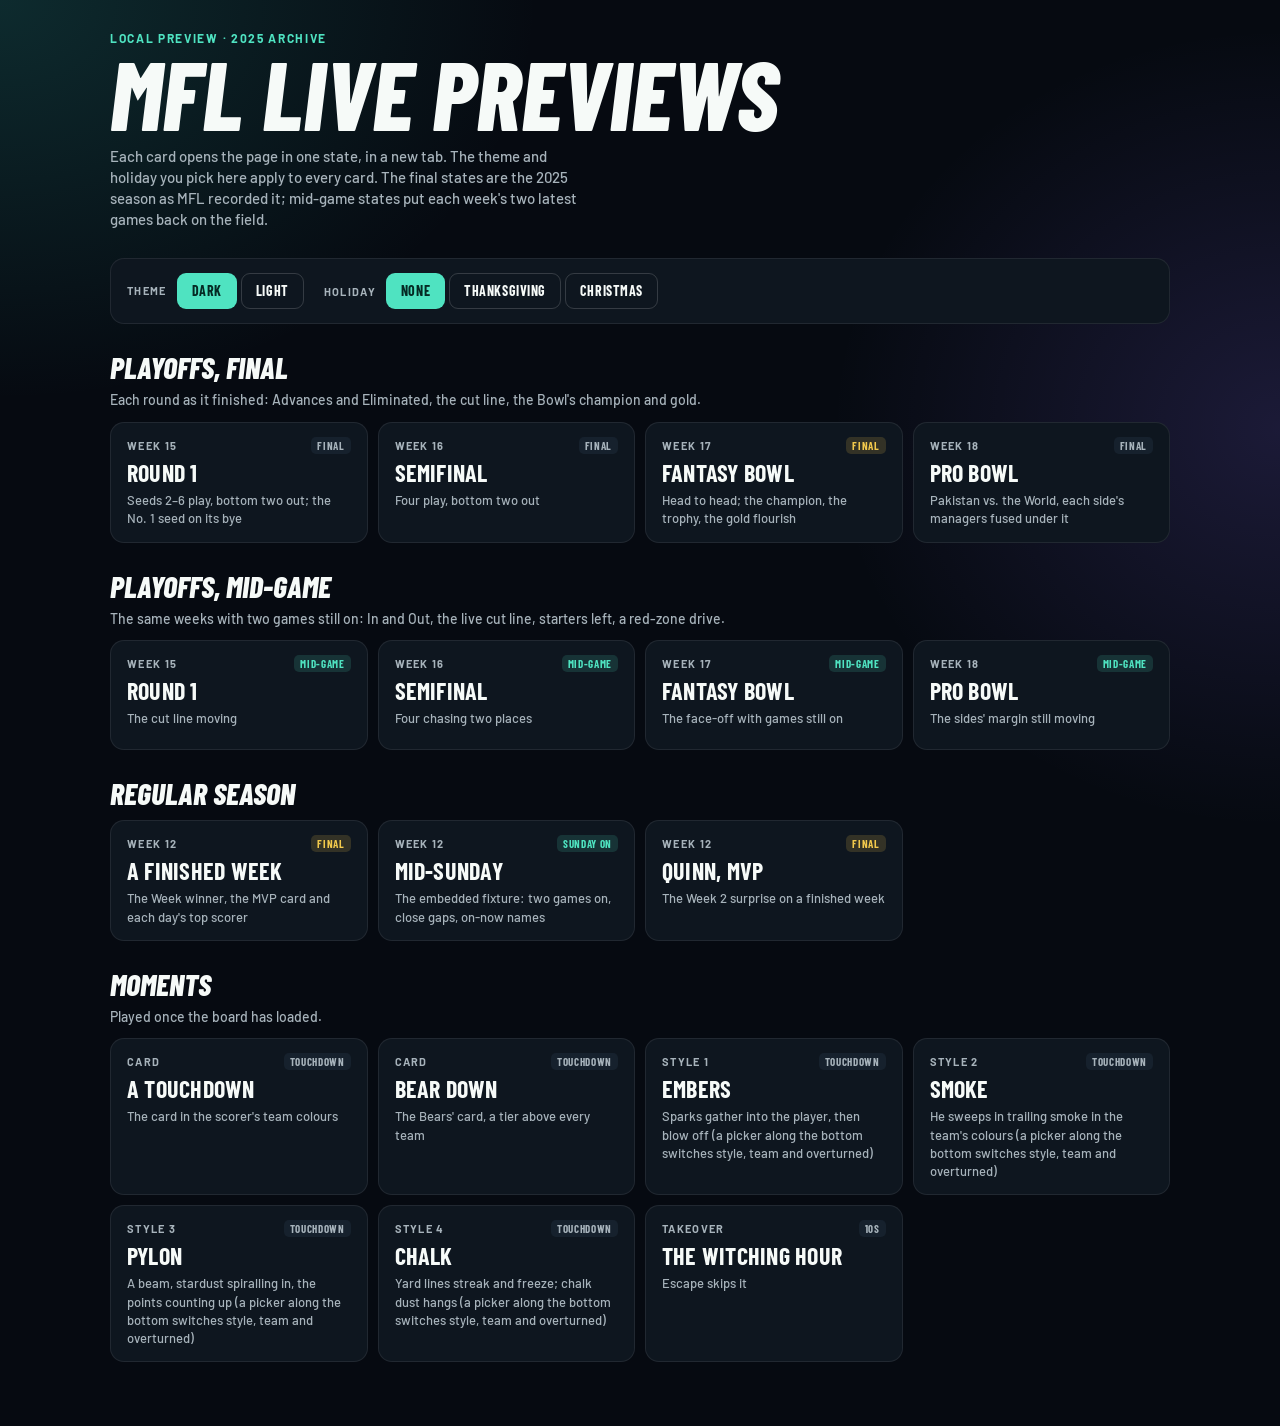
<file: spike/preview.html>
<!doctype html>
<html lang="en">
<head>
<meta charset="utf-8">
<meta name="viewport" content="width=device-width, initial-scale=1">
<title>MFL Live previews</title>
<!-- Local only: served by dev.mjs at /preview, started by spike/preview.mjs.
     Every link opens the page on the 2025 archive in one state; the theme
     and holiday pickers apply to all of them. -->
<link rel="stylesheet" href="https://fonts.googleapis.com/css2?family=Barlow+Condensed:ital,wght@0,700;1,800&family=Barlow:wght@500;600;700&display=swap">
<style>
:root {
  --canvas: #060a11; --surface: #0e161f; --raised: #16212d; --border: rgba(255,255,255,.08); --border-s: rgba(255,255,255,.16);
  --ink: #f6faf8; --ink-2: #a7b3bb; --accent: #4fe3c1; --accent-ink: #052a24; --gold: #f2c94c; --red: #ff5d5d;
  --display: "Barlow Condensed", "Arial Narrow", sans-serif; --data: Barlow, system-ui, sans-serif;
}
* { box-sizing: border-box; }
body { margin: 0; background: radial-gradient(60% 40% at 0% 0%, rgba(40,160,150,.22), transparent 70%), radial-gradient(50% 40% at 100% 30%, rgba(140,110,255,.16), transparent 70%), var(--canvas); color: var(--ink); font: 500 15px/1.4 var(--data); min-height: 100vh; }
main { max-width: 1100px; margin: 0 auto; padding: 32px 20px 64px; display: flex; flex-direction: column; gap: 28px; }
.kick { font: 700 12px/1 var(--data); letter-spacing: .14em; text-transform: uppercase; color: var(--accent); }
h1 { margin: 6px 0 0; font: italic 800 clamp(48px, 9vw, 96px)/.9 var(--display); text-transform: uppercase; }
.lede { margin: 10px 0 0; color: var(--ink-2); max-width: 60ch; }
.controls { display: flex; flex-wrap: wrap; gap: 20px; align-items: center; padding: 14px 16px; background: var(--surface); border: 1px solid var(--border); border-radius: 14px; position: sticky; top: 12px; z-index: 2; }
.control { display: flex; align-items: center; gap: 10px; }
.control > span { font: 700 11px/1 var(--data); letter-spacing: .12em; text-transform: uppercase; color: var(--ink-2); }
.seg { display: flex; gap: 4px; }
.seg button { height: 36px; padding: 0 14px; border-radius: 9px; border: 1px solid var(--border-s); background: transparent; color: var(--ink); font: 700 14px/1 var(--display); letter-spacing: .04em; text-transform: uppercase; cursor: pointer; }
.seg button[aria-pressed="true"] { background: var(--accent); border-color: transparent; color: var(--accent-ink); }
.seg button:focus-visible, a.card:focus-visible { outline: 2px solid var(--accent); outline-offset: 2px; }
section { display: flex; flex-direction: column; gap: 12px; }
h2 { margin: 0; font: italic 800 30px/1 var(--display); text-transform: uppercase; }
.hint { margin: -4px 0 0; color: var(--ink-2); font-size: 14px; }
.grid { display: grid; grid-template-columns: repeat(auto-fill, minmax(230px, 1fr)); gap: 10px; }
a.card { display: flex; flex-direction: column; gap: 6px; min-height: 110px; padding: 14px 16px; border-radius: 14px; background: var(--surface); border: 1px solid var(--border); color: var(--ink); text-decoration: none; transition: border-color .15s, background .15s; }
a.card:hover { border-color: var(--border-s); background: var(--raised); }
a.card .top { display: flex; justify-content: space-between; align-items: center; gap: 8px; }
a.card .wk { font: 700 11px/1 var(--data); letter-spacing: .12em; text-transform: uppercase; color: var(--ink-2); }
a.card .tag { font: 700 11px/1 var(--display); letter-spacing: .06em; text-transform: uppercase; padding: 3px 6px; border-radius: 5px; background: var(--raised); color: var(--ink-2); }
a.card .tag.live { background: rgba(79,227,193,.14); color: var(--accent); }
a.card .tag.gold { background: rgba(242,201,76,.16); color: var(--gold); }
a.card b { font: 700 24px/1.05 var(--display); text-transform: uppercase; letter-spacing: .01em; }
a.card small { color: var(--ink-2); font-size: 13px; }
a.card[aria-disabled="true"] { opacity: .45; pointer-events: none; }
.warn { padding: 12px 14px; border-radius: 12px; border: 1px solid rgba(255,93,93,.4); color: var(--ink); background: rgba(255,93,93,.08); }
.warn[hidden] { display: none; }
code { font: 600 13px/1 ui-monospace, Menlo, monospace; color: var(--accent); }
</style>
</head>
<body>
<main>
  <header>
    <div class="kick">Local preview · 2025 archive</div>
    <h1>MFL Live previews</h1>
    <p class="lede">Each card opens the page in one state, in a new tab. The theme and holiday you pick here apply to every card. The final states are the 2025 season as MFL recorded it; mid-game states put each week's two latest games back on the field.</p>
  </header>

  <div class="controls" role="group" aria-label="Preview options">
    <div class="control"><span id="l-theme">Theme</span>
      <div class="seg" role="group" aria-labelledby="l-theme" data-opt="theme">
        <button type="button" data-v="dark" aria-pressed="true">Dark</button>
        <button type="button" data-v="light" aria-pressed="false">Light</button>
      </div>
    </div>
    <div class="control"><span id="l-hol">Holiday</span>
      <div class="seg" role="group" aria-labelledby="l-hol" data-opt="holiday">
        <button type="button" data-v="" aria-pressed="true">None</button>
        <button type="button" data-v="thanksgiving" aria-pressed="false">Thanksgiving</button>
        <button type="button" data-v="christmas" aria-pressed="false">Christmas</button>
      </div>
    </div>
  </div>

  <p class="warn" id="no-live" hidden>The mid-game server isn't running, so those cards are off. Start both servers with <code>node spike/preview.mjs</code>.</p>

  <section>
    <h2>Playoffs, final</h2>
    <p class="hint">Each round as it finished: Advances and Eliminated, the cut line, the Bowl's champion and gold.</p>
    <div class="grid">
      <a class="card" data-q="w=15"><span class="top"><span class="wk">Week 15</span><span class="tag">Final</span></span><b>Round 1</b><small>Seeds 2–6 play, bottom two out; the No. 1 seed on its bye</small></a>
      <a class="card" data-q="w=16"><span class="top"><span class="wk">Week 16</span><span class="tag">Final</span></span><b>Semifinal</b><small>Four play, bottom two out</small></a>
      <a class="card" data-q="w=17"><span class="top"><span class="wk">Week 17</span><span class="tag gold">Final</span></span><b>Fantasy Bowl</b><small>Head to head; the champion, the trophy, the gold flourish</small></a>
      <a class="card" data-q="w=18"><span class="top"><span class="wk">Week 18</span><span class="tag">Final</span></span><b>Pro Bowl</b><small>Pakistan vs. the World, each side's managers fused under it</small></a>
    </div>
  </section>

  <section>
    <h2>Playoffs, mid-game</h2>
    <p class="hint">The same weeks with two games still on: In and Out, the live cut line, starters left, a red-zone drive.</p>
    <div class="grid">
      <a class="card" data-live data-q="w=15"><span class="top"><span class="wk">Week 15</span><span class="tag live">Mid-game</span></span><b>Round 1</b><small>The cut line moving</small></a>
      <a class="card" data-live data-q="w=16"><span class="top"><span class="wk">Week 16</span><span class="tag live">Mid-game</span></span><b>Semifinal</b><small>Four chasing two places</small></a>
      <a class="card" data-live data-q="w=17"><span class="top"><span class="wk">Week 17</span><span class="tag live">Mid-game</span></span><b>Fantasy Bowl</b><small>The face-off with games still on</small></a>
      <a class="card" data-live data-q="w=18"><span class="top"><span class="wk">Week 18</span><span class="tag live">Mid-game</span></span><b>Pro Bowl</b><small>The sides' margin still moving</small></a>
    </div>
  </section>

  <section>
    <h2>Regular season</h2>
    <div class="grid">
      <a class="card" data-q="w=12"><span class="top"><span class="wk">Week 12</span><span class="tag gold">Final</span></span><b>A finished week</b><small>The Week winner, the MVP card and each day's top scorer</small></a>
      <a class="card" data-q="source=fixture"><span class="top"><span class="wk">Week 12</span><span class="tag live">Sunday on</span></span><b>Mid-Sunday</b><small>The embedded fixture: two games on, close gaps, on-now names</small></a>
      <a class="card" data-q="w=12&amp;mvp=quinn"><span class="top"><span class="wk">Week 12</span><span class="tag gold">Final</span></span><b>Quinn, MVP</b><small>The Week 2 surprise on a finished week</small></a>
    </div>
  </section>

  <section>
    <h2>Moments</h2>
    <p class="hint">Played once the board has loaded.</p>
    <div class="grid">
      <a class="card" data-q="w=12&amp;td=KCC"><span class="top"><span class="wk">Card</span><span class="tag">Touchdown</span></span><b>A touchdown</b><small>The card in the scorer's team colours</small></a>
      <a class="card" data-q="w=12&amp;td=CHI"><span class="top"><span class="wk">Card</span><span class="tag">Touchdown</span></span><b>Bear down</b><small>The Bears' card, a tier above every team</small></a>
      <a class="card" data-q="w=12&amp;td=DET&amp;tdstyle=1"><span class="top"><span class="wk">Style 1</span><span class="tag">Touchdown</span></span><b>Embers</b><small>Sparks gather into the player, then blow off (a picker along the bottom switches style, team and overturned)</small></a>
      <a class="card" data-q="w=12&amp;td=KCC&amp;tdstyle=2"><span class="top"><span class="wk">Style 2</span><span class="tag">Touchdown</span></span><b>Smoke</b><small>He sweeps in trailing smoke in the team's colours (a picker along the bottom switches style, team and overturned)</small></a>
      <a class="card" data-q="w=12&amp;td=SEA&amp;tdstyle=3"><span class="top"><span class="wk">Style 3</span><span class="tag">Touchdown</span></span><b>Pylon</b><small>A beam, stardust spiralling in, the points counting up (a picker along the bottom switches style, team and overturned)</small></a>
      <a class="card" data-q="w=12&amp;td=PHI&amp;tdstyle=4"><span class="top"><span class="wk">Style 4</span><span class="tag">Touchdown</span></span><b>Chalk</b><small>Yard lines streak and freeze; chalk dust hangs (a picker along the bottom switches style, team and overturned)</small></a>
      <a class="card" data-q="w=12&amp;witch=1"><span class="top"><span class="wk">Takeover</span><span class="tag">10s</span></span><b>The Witching Hour</b><small>Escape skips it</small></a>
    </div>
  </section>
</main>
<script>
// %LIVE_PORT% is filled in by dev.mjs; empty when the mid-game server isn't running.
const LIVE_PORT = "%LIVE_PORT%";
const opts = { theme: "dark", holiday: "" };
try { Object.assign(opts, JSON.parse(localStorage.getItem("mfl-live-preview") || "{}")); } catch (e) {}

function hrefFor(card) {
  const q = new URLSearchParams(card.dataset.q);
  q.set("theme", opts.theme);
  if (opts.holiday) q.set("holiday", opts.holiday);
  const origin = card.hasAttribute("data-live") ? `${location.protocol}//${location.hostname}:${LIVE_PORT}` : location.origin;
  return `${origin}/?${q}`;
}
function sync() {
  for (const seg of document.querySelectorAll(".seg[data-opt]")) {
    for (const b of seg.querySelectorAll("button")) b.setAttribute("aria-pressed", String(b.dataset.v === opts[seg.dataset.opt]));
  }
  for (const card of document.querySelectorAll("a.card")) {
    const off = card.hasAttribute("data-live") && !LIVE_PORT;
    card.setAttribute("aria-disabled", String(off));
    if (off) { card.removeAttribute("href"); continue; }
    card.href = hrefFor(card);
    card.target = "_blank";
    card.rel = "noopener";
  }
  document.getElementById("no-live").hidden = Boolean(LIVE_PORT);
  try { localStorage.setItem("mfl-live-preview", JSON.stringify(opts)); } catch (e) {}
}
for (const seg of document.querySelectorAll(".seg[data-opt]")) {
  seg.addEventListener("click", (e) => {
    const b = e.target.closest("button");
    if (!b) return;
    opts[seg.dataset.opt] = b.dataset.v;
    sync();
  });
}
sync();
</script>
</body>
</html>
</file>
